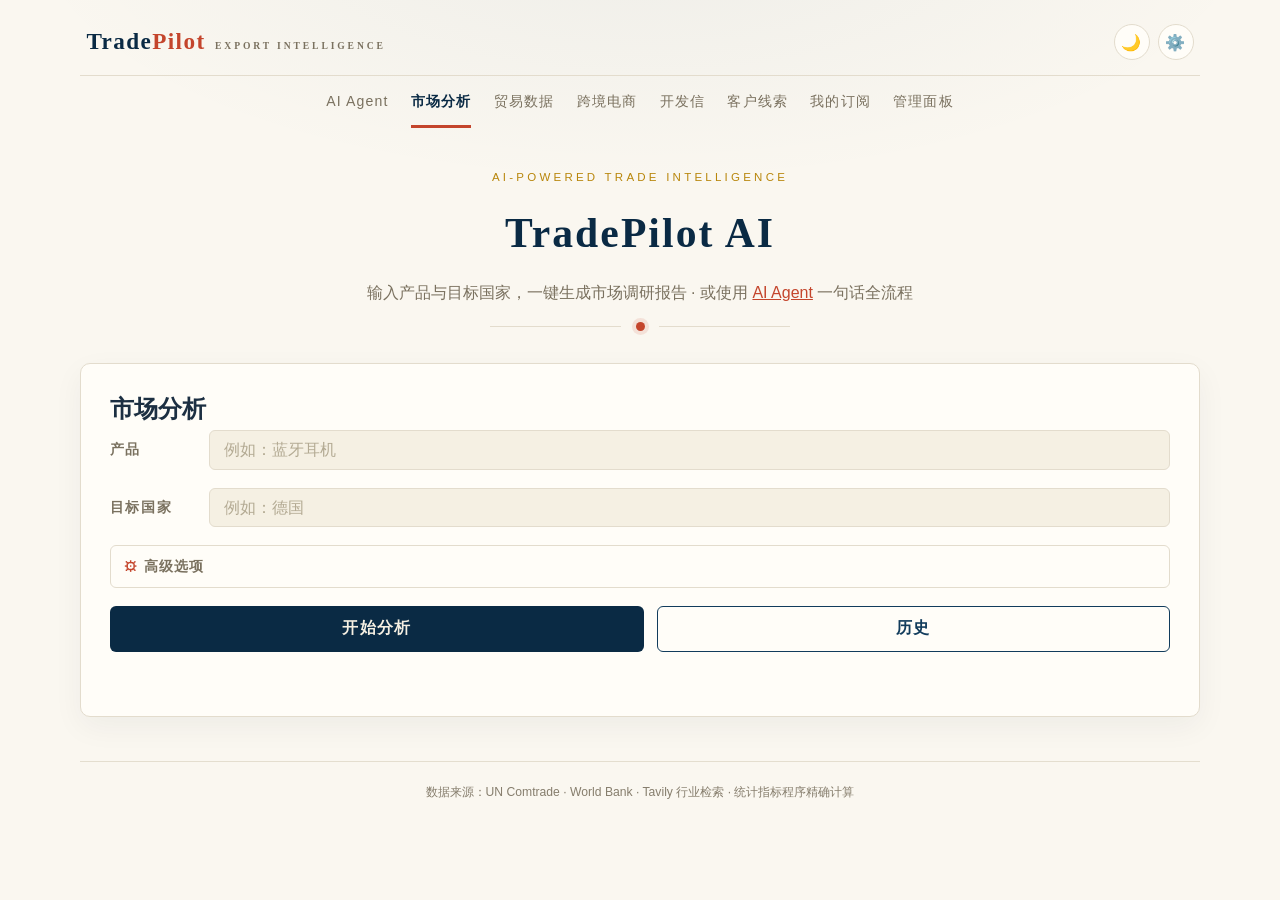
<file: static/index.html>
<!DOCTYPE html>
<html lang="zh-CN">
<head>
  <meta charset="UTF-8">
  <meta http-equiv="Cache-Control" content="no-cache">
<meta http-equiv="Pragma" content="no-cache">
<meta name="viewport" content="width=device-width, initial-scale=1.0">
  <title>TradePilot AI — 跨境市场分析</title>
  <link rel="stylesheet" href="style.css?v=18">
  <style>
    .btn-row { display: flex; gap: 0.8rem; }
    .btn-row .btn-primary { flex: 1; }
    .btn-row .btn-secondary {
      flex: 1;
      padding: 0.7rem;
      border: 1px solid var(--navy);
      border-radius: var(--radius-sm);
      background: transparent;
      color: var(--navy);
      font-size: 1rem;
      cursor: pointer;
    }
    .btn-row .btn-secondary:hover { background: rgba(18, 60, 92, 0.08); }
    /* 高级选项（多市场对比） */
    .adv-options {
      margin: 0.6rem 0 1.15rem;
      padding: 0.55rem 0.8rem;
      border: 1px solid var(--border);
      border-radius: var(--radius-sm);
      background: var(--card);
    }
    .adv-options > summary {
      cursor: pointer;
      font-size: 0.85rem;
      font-weight: 600;
      letter-spacing: 0.08em;
      color: var(--muted);
      list-style: none;
      user-select: none;
    }
    .adv-options > summary::-webkit-details-marker { display: none; }
    .adv-options > summary::before { content: '⚙ '; color: var(--accent); }
    .adv-options[open] .adv-body { margin-top: 0.9rem; }
    .adv-toggle-row {
      display: flex;
      align-items: center;
      justify-content: space-between;
      margin-bottom: 0.9rem;
    }
    .adv-label { color: var(--text); font-size: 0.9rem; font-weight: 600; }
    /* 精致 toggle 开关 */
    .switch {
      position: relative;
      width: 2.6rem;
      height: 1.5rem;
      flex: none;
      border: none;
      border-radius: 1rem;
      background: var(--border);
      cursor: pointer;
      transition: background 0.2s ease;
      padding: 0;
    }
    .switch .knob {
      position: absolute;
      top: 0.18rem;
      left: 0.2rem;
      width: 1.14rem;
      height: 1.14rem;
      border-radius: 50%;
      background: #fff;
      box-shadow: 0 1px 3px rgba(0, 0, 0, 0.25);
      transition: left 0.2s ease;
    }
    .switch[aria-checked="true"] { background: var(--accent); }
    .switch[aria-checked="true"] .knob { left: 1.28rem; }
    /* 国家输入横排 + 添加按钮 */
    #compare-countries { flex: 1; display: flex; flex-wrap: wrap; gap: 0.55rem; }
    #compare-countries .compare-country {
      flex: 1 1 6.5rem;
      min-width: 6rem;
      padding: 0.45rem 0.6rem;
      border: 1px solid var(--border);
      border-radius: var(--radius-sm);
      background: transparent;
      color: var(--text);
      font-size: 0.9rem;
      font-family: inherit;
      text-align: center;
    }
    #compare-countries .compare-country:focus { outline: none; border-color: var(--accent); }
    #compare-countries .compare-country::placeholder { color: var(--muted); }
    #add-country {
      flex: 0 0 auto;
      width: auto;
      padding: 0.45rem 0.9rem;
      border: 1px dashed var(--border);
      border-radius: var(--radius-sm);
      background: transparent;
      color: var(--muted);
      font-size: 0.85rem;
      font-weight: 600;
      cursor: pointer;
      transition: all 0.15s ease;
    }
    #add-country:hover { border-color: var(--accent); color: var(--accent); background: transparent; }
    /* 历史记录面板 */
    #history-panel {
      margin-top: 1rem;
      padding: 0.8rem 1rem;
      border: 1px solid var(--border);
      border-radius: var(--radius-sm);
      background: var(--card);
    }
    #history-panel[hidden] { display: none; }  /* 防 display 覆盖 hidden */
    .history-head {
      display: flex;
      justify-content: space-between;
      align-items: center;
      margin-bottom: 0.6rem;
      font-weight: 700;
      color: var(--navy-deep);
    }
    #history-close {
      width: auto;
      padding: 0.3rem 0.9rem;
      font-size: 0.85rem;
      border: 1px solid var(--border);
      border-radius: var(--radius-sm);
      background: transparent;
      color: var(--muted);
      cursor: pointer;
    }
    #history-list { list-style: none; padding: 0; margin: 0; }
    #history-list li {
      padding: 0.5rem 0.6rem;
      border-bottom: 1px dashed var(--border);
      cursor: pointer;
      font-size: 0.92rem;
      display: flex;
      justify-content: space-between;
      gap: 0.8rem;
    }
    #history-list li:hover { background: rgba(18, 60, 92, 0.05); }
    #history-list .h-type {
      font-size: 0.72rem;
      color: var(--accent);
      border: 1px solid var(--accent);
      border-radius: 8px;
      padding: 0 0.4rem;
      white-space: nowrap;
      align-self: center;
    }
    #history-list .h-time { color: var(--muted); font-size: 0.78rem; white-space: nowrap; }
    #compare-result .data-table {
      width: 100%;
      border-collapse: collapse;
      margin: 0.8rem 0 1.2rem;
      font-size: 0.9rem;
    }
    #compare-result .data-table th,
    #compare-result .data-table td {
      border: 1px solid var(--border);
      padding: 0.55rem 0.7rem;
      text-align: left;
      vertical-align: top;
    }
    #compare-result .data-table th {
      background: var(--navy-deep);
      color: #f5efe2;
      font-weight: 600;
      white-space: nowrap;
    }
    #compare-result .data-table td:first-child { font-weight: 700; white-space: nowrap; }
    #compare-result .prio-hi { color: var(--accent); font-weight: 700; }
    #compare-result .prio-mid { color: #c78f3d; font-weight: 700; }
    #compare-result .prio-low { color: var(--muted); font-weight: 700; }
  </style>
</head>
<body>
  <header class="brandbar">
    <a class="brand" href="/">Trade<em>Pilot</em><span class="brand-tag">Export Intelligence</span></a>
    <div class="brand-right">
      <button class="theme-toggle" id="theme-toggle" title="切换主题" aria-label="切换主题">🌙</button>
    </div>
  </header>
  <nav class="nav-line">
    <a href="/agent.html">AI Agent</a>
    <a href="/" class="active">市场分析</a>
    
    <a href="/trade.html">贸易数据</a>
    <a href="/ecommerce.html">跨境电商</a>
    <a href="/business.html">开发信</a>
    <a href="/leads.html">客户线索</a>
    <a href="/watch.html">我的订阅</a>
    <a href="/admin.html">管理面板</a>
  </nav>
  <header class="hero">
    <span class="eyebrow">AI-Powered Trade Intelligence</span>
    <h1>TradePilot AI</h1>
    <p class="subtitle">输入产品与目标国家，一键生成市场调研报告 · 或使用 <a href="/agent.html" style="color:var(--accent);">AI Agent</a> 一句话全流程</p>
    <div class="route-line"><span></span></div>
  </header>

  <main>
    <!-- 市场分析（本页主体） -->
    <section class="card" style="margin-top:0;">
      <h2 class="sec-title">市场分析</h2>
      <form id="analyze-form" autocomplete="off">
        <div class="form-row">
          <label for="product">产品</label>
          <input type="text" id="product" placeholder="例如：蓝牙耳机" required autocomplete="off" maxlength="100">
        </div>
        <div class="form-row">
          <label for="country">目标国家</label>
          <input type="text" id="country" placeholder="例如：德国" required autocomplete="off" maxlength="50">
        </div>
        <details class="adv-options" id="adv-options">
          <summary>高级选项</summary>
          <div class="adv-body">
            <div class="adv-toggle-row">
              <span class="adv-label">多市场对比</span>
              <button type="button" class="switch" id="multi-market" role="switch" aria-checked="false" aria-label="多市场对比">
                <span class="knob"></span>
              </button>
            </div>
            <div id="multi-countries" hidden>
              <div class="form-row">
                <label>对比国家</label>
                <div id="compare-countries">
                  <input type="text" class="compare-country" placeholder="国家2" list="country-list" autocomplete="off" maxlength="50">
                  <input type="text" class="compare-country" placeholder="国家3" list="country-list" autocomplete="off" maxlength="50">
                  <button type="button" id="add-country" title="添加对比国家">+ 添加</button>
                </div>
                <datalist id="country-list">
                  <option value="德国"></option><option value="美国"></option><option value="日本"></option>
                  <option value="英国"></option><option value="法国"></option><option value="荷兰"></option>
                  <option value="韩国"></option><option value="印度"></option><option value="巴西"></option>
                  <option value="澳大利亚"></option><option value="加拿大"></option><option value="西班牙"></option>
                  <option value="墨西哥"></option><option value="越南"></option><option value="泰国"></option>
                  <option value="马来西亚"></option><option value="新加坡"></option><option value="印度尼西亚"></option>
                </datalist>
              </div>
            </div>
          </div>
        </details>
        <div class="btn-row">
          <button type="submit" id="submit-btn" class="btn-primary">开始分析</button>
          <button type="button" id="dl-report" class="btn-secondary" hidden>下载 Word 报告</button>
          <button type="button" id="dl-report-pdf" class="btn-secondary" hidden>下载 PDF</button>
          <button type="button" id="history-btn" class="btn-secondary">历史</button>
        </div>
      </form>
      <!-- 历史记录弹层（最近 10 条） -->
      <div id="history-panel" hidden>
        <div class="history-head">
          <span>最近查询</span>
          <button type="button" id="history-close" class="btn-secondary">关闭</button>
        </div>
        <ul id="history-list"></ul>
      </div>
      <p id="status" class="status" aria-live="polite"></p>
    </section>

    <!-- 双栏仪表盘：左 KPI + 趋势图，右证据链 -->
    <section id="dash" class="dash" hidden>
      <div class="dash-left">
        <div class="kpis">
          <div class="kpi">
            <div class="kpi-v" id="kpi-trade">—</div>
            <div class="kpi-l" id="kpi-trade-lbl">对德出口额</div>
            <div class="kpi-tag">UN COMTRADE 联合国商品贸易数据库</div>
          </div>
          <div class="kpi">
            <div class="kpi-v" id="kpi-cagr">—</div>
            <div class="kpi-l">5 年复合增速 CAGR</div>
            <div class="kpi-tag">程序精确计算</div>
          </div>
          <div class="kpi">
            <div class="kpi-v" id="kpi-tc">—</div>
            <div class="kpi-l">TC 贸易竞争力指数</div>
            <div class="kpi-tag" id="kpi-tc-src">WORLD BANK 世界银行</div>
          </div>
        </div>
        <div class="chart-ph-wrap">
          <div class="chart-ph-title" id="trend-title">中国 → 德国 出口趋势图</div>
          <div id="trend-chart"></div>
        </div>
      </div>
      <div class="dash-right">
        <h4>证据链 · 数据来源</h4>
        <ul class="evid" id="evid-list"></ul>
        <p class="evid-seal">数据皆可溯源 —— 统计指标程序精确计算 · AI 估算处明确标注</p>
      </div>
    </section>

    <section id="report" class="report" hidden></section>
    <section id="evidence-box" class="report" hidden>
      <h2>数据依据</h2>
      <p class="meta" id="evidence-trade" style="font-size:0.85rem;color:var(--muted);"></p>
      <p class="meta" id="evidence-comp" style="font-size:0.85rem;color:var(--muted);"></p>
    </section>
    <section id="news-box" class="report" hidden>
      <h2>行业动态</h2>
      <ul id="news-list"></ul>
      <p class="meta" style="font-size:0.8rem;color:var(--muted);margin-top:0.4rem;">来源：Tavily 搜索 · 实时行业信息</p>
    </section>

    <!-- 多国对比结果 -->
    <section id="compare-result" class="report" hidden>
      <h2>多国市场对比：<span id="compare-product-name"></span></h2>
      <p id="compare-overview" class="meta" style="font-size:0.9rem;color:var(--muted);margin-top:0.4rem;"></p>
      <div id="compare-table-wrap" hidden>
        <table class="data-table" id="compare-table">
          <thead>
            <tr>
              <th>国家</th><th>出口额规模</th><th>增速 CAGR（对华出口·程序计算）</th><th>竞争力 TC</th><th>机会点</th><th>主要风险</th>
            </tr>
          </thead>
          <tbody></tbody>
        </table>
      </div>
      <h3>入选建议</h3>
      <div id="compare-recommend"></div>
      <h3>关键洞察</h3>
      <ul id="compare-insights"></ul>
      <h3>跨市场风险</h3>
      <ul id="compare-risks"></ul>
      <p class="meta" style="font-size:0.8rem;color:var(--muted);margin-top:0.4rem;">数据来源：UN Comtrade · World Bank · 程序精确计算</p>
    </section>
  </main>

  <footer>数据来源：UN Comtrade · World Bank · Tavily 行业检索 · 统计指标程序精确计算</footer>

  <!-- marked + DOMPurify：本地文件（CDN 会被浏览器追踪防护拦截） -->
  <script src="echarts.min.js?v=15"></script>
  <script src="marked.min.js?v=12"></script>
  <script src="dompurify.min.js?v=12"></script>
  <script>
    // marked 挂了：降级为纯文本渲染（转义 HTML，不破坏 DOMPurify）
    if (typeof marked === 'undefined') {
      window.marked = { parse: function (text) { return '<pre>' + text.replace(/</g, '&lt;') + '</pre>'; } };
    }
    // DOMPurify 挂了：降级为纯文本（转义所有 <，HTML 全部惰性化，绝不透传原始 HTML）
    if (typeof DOMPurify === 'undefined') {
      window.DOMPurify = { sanitize: function (html) { return String(html).replace(/</g, '&lt;'); } };
    }
  </script>
  <script src="app.js?v=23"></script>
  </script>
  <script src="theme.js?v=15"></script>
  <script src="settings.js?v=19"></script>
</body>
</html>
</file>
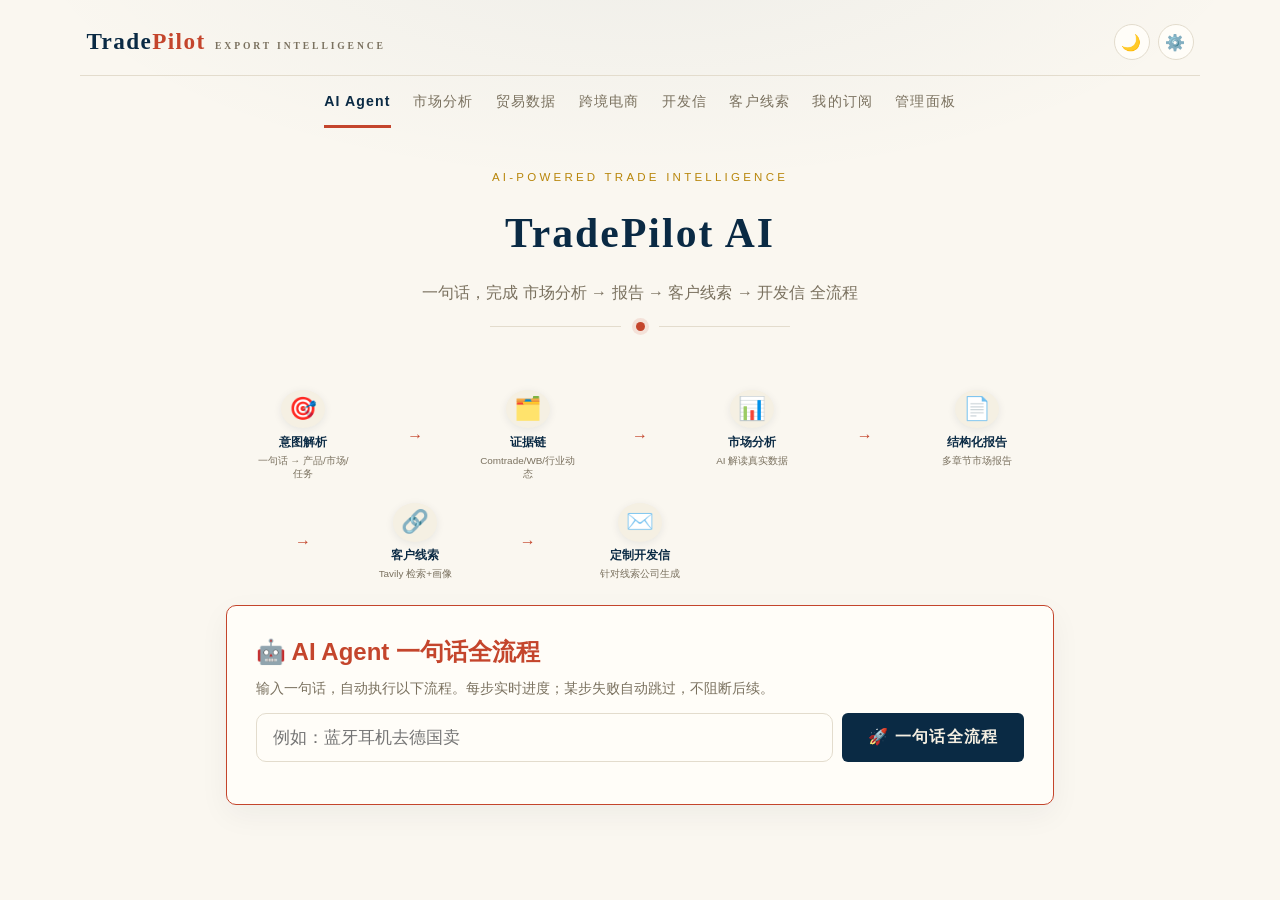
<file: static/agent.html>
<!DOCTYPE html>
<html lang="zh-CN">
<head>
  <meta charset="UTF-8">
  <meta name="viewport" content="width=device-width, initial-scale=1.0">
  <title>TradePilot AI — AI Agent 一句话全流程</title>
  <link rel="stylesheet" href="style.css?v=18">
  <style>
    .agent-input-row { display: flex; gap: 0.6rem; }
    .agent-input-row input {
      flex: 1; padding: 0.85rem 1rem; border: 1px solid var(--border); border-radius: 10px;
      background: var(--card); color: var(--text); font-size: 1.05rem;
    }
    .agent-input-row .btn-primary { flex: none; padding: 0.85rem 1.6rem; font-size: 1rem; }
    .step-line { padding: 0.35rem 0; border-bottom: 1px dashed var(--border); }
    .step-line:last-child { border-bottom: none; }
    .result-section h3 { margin: 0.9rem 0 0.4rem; color: var(--accent); }
    .result-section pre {
      white-space: pre-wrap; word-break: break-word; background: var(--card-2);
      border: 1px solid var(--border); border-radius: 10px; padding: 1rem;
      font-size: 0.88rem; font-family: inherit; color: var(--text);
    }
    .lead-line { font-size: 0.88rem; margin: 0.25rem 0; color: var(--text); }
    .lead-line a { color: var(--accent); font-size: 0.8rem; }
    .summary-line { margin-top: 0.5rem; color: var(--teal); font-weight: 600; }
    /* 六步流程条（无边框轻量展示） */
    .agent-flow {
      display: grid;
      grid-template-columns: repeat(auto-fit, minmax(96px, 1fr));
      gap: 0.4rem;
      align-items: stretch;
      margin: 0 auto 1rem;
      max-width: 780px;
    }
    .agent-flow .f-step {
      display: flex;
      flex-direction: column;
      align-items: center;
      gap: 0.2rem;
      text-align: center;
      padding: 0.5rem 0.3rem;
      border-radius: 10px;
      transition: background 0.15s ease;
    }
    .agent-flow .f-step:hover { background: var(--accent-soft); }
    .agent-flow .f-ico {
      font-size: 1.4rem;
      line-height: 1;
      padding: 0.5rem;
      border-radius: 50%;
      background: var(--card-2);
      box-shadow: 0 2px 8px rgba(10, 42, 68, 0.08);
    }
    .agent-flow .f-name { font-size: 0.74rem; font-weight: 700; color: var(--navy-deep); }
    .agent-flow .f-desc { font-size: 0.62rem; color: var(--muted); line-height: 1.3; }
    .agent-flow .f-arrow {
      align-self: center;
      justify-self: center;
      font-size: 1rem;
      color: var(--accent);
      font-weight: 700;
    }
  </style>
</head>
<body>
  <header class="brandbar">
    <a class="brand" href="/">Trade<em>Pilot</em><span class="brand-tag">Export Intelligence</span></a>
    <div class="brand-right">
      <button class="theme-toggle" id="theme-toggle" title="切换主题" aria-label="切换主题">🌙</button>
    </div>
  </header>
  <nav class="nav-line">
    <a href="/agent.html" class="active">AI Agent</a>
    <a href="/">市场分析</a>
    <a href="/trade.html">贸易数据</a>
    <a href="/ecommerce.html">跨境电商</a>
    <a href="/business.html">开发信</a>
    <a href="/leads.html">客户线索</a>
    <a href="/watch.html">我的订阅</a>
    <a href="/admin.html">管理面板</a>
  </nav>
  <header class="hero">
    <span class="eyebrow">AI-Powered Trade Intelligence</span>
    <h1>TradePilot AI</h1>
    <p class="subtitle">一句话，完成 市场分析 → 报告 → 客户线索 → 开发信 全流程</p>
    <div class="route-line"><span></span></div>
  </header>

  <main style="max-width:860px;margin:0 auto;padding:1.2rem 1rem;">
    <!-- 六步流程条（卡片外独立展示）：意图解析 → 证据链 → 市场分析 → 报告 → 线索 → 开发信 -->
    <div class="agent-flow">
      <div class="f-step">
        <span class="f-ico">🎯</span>
        <span class="f-name">意图解析</span>
        <span class="f-desc">一句话 → 产品/市场/任务</span>
      </div>
      <span class="f-arrow">→</span>
      <div class="f-step">
        <span class="f-ico">🗂️</span>
        <span class="f-name">证据链</span>
        <span class="f-desc">Comtrade/WB/行业动态</span>
      </div>
      <span class="f-arrow">→</span>
      <div class="f-step">
        <span class="f-ico">📊</span>
        <span class="f-name">市场分析</span>
        <span class="f-desc">AI 解读真实数据</span>
      </div>
      <span class="f-arrow">→</span>
      <div class="f-step">
        <span class="f-ico">📄</span>
        <span class="f-name">结构化报告</span>
        <span class="f-desc">多章节市场报告</span>
      </div>
      <span class="f-arrow">→</span>
      <div class="f-step">
        <span class="f-ico">🔗</span>
        <span class="f-name">客户线索</span>
        <span class="f-desc">Tavily 检索+画像</span>
      </div>
      <span class="f-arrow">→</span>
      <div class="f-step">
        <span class="f-ico">✉️</span>
        <span class="f-name">定制开发信</span>
        <span class="f-desc">针对线索公司生成</span>
      </div>
    </div>

    <section class="card" style="border-color:var(--accent);">
      <h2 style="margin:0 0 0.3rem;color:var(--accent);">🤖 AI Agent 一句话全流程</h2>
      <p style="font-size:.85rem;color:var(--muted);margin:0 0 0.8rem;">
        输入一句话，自动执行以下流程。每步实时进度；某步失败自动跳过，不阻断后续。
      </p>
      <div class="agent-input-row">
        <input type="text" id="agent-input" placeholder="例如：蓝牙耳机去德国卖" autocomplete="off" aria-label="任务描述" maxlength="500">
        <button type="button" id="agent-run" class="btn-primary">🚀 一句话全流程</button>
      </div>
      <div id="agent-progress" style="margin-top:1rem;font-size:.88rem;"></div>
      <div id="agent-result" class="result-section" hidden>
        <h3>📊 市场报告</h3>
        <div id="agent-report" class="markdown-body"></div>
        <h3>🔗 客户线索</h3>
        <div id="agent-leads"></div>
        <h3>✉️ 开发信</h3>
        <pre id="agent-outreach"></pre>
        <div style="display:flex;gap:.8rem;margin-top:1.2rem;">
          <button type="button" id="agent-dl-word" class="btn-primary" style="flex:1;">⬇️ 下载 Word 报告</button>
          <button type="button" id="agent-dl-pdf" class="btn-primary" style="flex:1;">⬇️ 下载 PDF 报告</button>
        </div>
      </div>
    </section>
  </main>

  <!-- marked + DOMPurify：报告 Markdown 渲染 + XSS 消毒 -->
  <script src="marked.min.js?v=12"></script>
  <script src="dompurify.min.js?v=12"></script>
  <script>
    // 主题切换统一由 theme.js 负责（回归修复：此处曾内联一份 IIFE 与 theme.js
    // 双重绑定 #theme-toggle，一次点击被切换两次，视觉上主题不生效）

    // AI Agent 一句话全流程（SSE 流式进度）
    (function () {
      const runBtn = document.getElementById('agent-run');
      const inputEl = document.getElementById('agent-input');
      const prog = document.getElementById('agent-progress');
      const resultBox = document.getElementById('agent-result');

      function esc(s) { return String(s == null ? '' : s); }

      // 线索来源 URL 安全校验：仅 http/https（防 javascript: 协议）
      function safeUrl(u) {
        try {
          const p = new URL(String(u || ''));
          return (p.protocol === 'http:' || p.protocol === 'https:') ? p.href : '#';
        } catch (_) { return '#'; }
      }

      runBtn.addEventListener('click', async () => {
        const input = inputEl.value.trim();
        if (!input) { prog.textContent = '请输入任务，如「蓝牙耳机去德国卖」'; return; }
        prog.innerHTML = '';
        resultBox.hidden = true;
        runBtn.disabled = true;
        // 5 分钟超时（Agent 全流程含证据链+LLM+搜索，正常 2-4 分钟）
        const ctrl = new AbortController();
        const timer = setTimeout(function () { ctrl.abort(); }, 300000);
        try {
          const resp = await fetch('/api/agent/run', {
            method: 'POST',
            headers: { 'Content-Type': 'application/json' },
            body: JSON.stringify({ input: input }),
            signal: ctrl.signal,
          });
          // 启动失败时透出后端 detail（如限流 429 的中文提示），不再只显示状态码
          if (!resp.ok || !resp.body) {
            let detail = '';
            try { detail = (await resp.json()).detail || ''; } catch (_) {}
            prog.textContent = '启动失败（HTTP ' + resp.status + '）' + (detail ? '：' + detail : '');
            return;
          }
          const reader = resp.body.getReader();
          const decoder = new TextDecoder();
          let buf = '';

          // 单条 SSE 事件解析（progress/result/error），供循环与收尾复用
          function handleEvent(ev) {
            if (ev.type === 'progress') {
              const key = 'agent-step-' + ev.step;
              let el = document.getElementById(key);
              if (!el) {
                el = document.createElement('div');
                el.id = key;
                el.className = 'step-line';
                prog.appendChild(el);
              }
              const icon = ev.status === 'done' ? '✅' : (ev.status === 'skipped' ? '⚠️' : '⏳');
              el.textContent = icon + ' 步骤 ' + (ev.step + 1) + '/' + ev.total + '：' + ev.title +
                (ev.detail ? ' — ' + ev.detail : '');
            } else if (ev.type === 'result') {
              // 记录最新结果供下载按钮使用（导出 /api/agent/export）
              if (window.__agentResult) window.__agentResult.set(ev);
              const sum = document.createElement('div');
              sum.className = 'summary-line';
              sum.textContent = ev.summary || '';
              prog.appendChild(sum);
              if (ev.report) {
                const reportEl = document.getElementById('agent-report');
                if (typeof marked !== 'undefined' && typeof DOMPurify !== 'undefined') {
                  // 回归修复：marked/DOMPurify 加载失败时降级纯文本（原直接抛错被误报"网络错误"）
                  reportEl.innerHTML = DOMPurify.sanitize(marked.parse(ev.report));
                } else {
                  reportEl.textContent = ev.report;
                }
              }
              const leadsEl = document.getElementById('agent-leads');
              leadsEl.innerHTML = '';
              (ev.leads || []).forEach(function (ld) {
                const d = document.createElement('div');
                d.className = 'lead-line';
                const strong = document.createElement('strong');
                strong.textContent = esc(ld.company);
                const span = document.createElement('span');
                span.textContent = '（' + esc(ld.business_scope) + '）';
                const a = document.createElement('a');
                a.href = safeUrl(ld.source_url);
                a.target = '_blank';
                a.rel = 'noopener';
                a.textContent = '来源';
                d.appendChild(strong);
                d.appendChild(span);
                d.appendChild(document.createTextNode(' '));
                d.appendChild(a);
                leadsEl.appendChild(d);
              });
              const o = ev.outreach;
              document.getElementById('agent-outreach').textContent = o ?
                (esc(o.subject) + '\n\n' + esc(o.greeting) + '\n' + esc(o.body) + '\n' + esc(o.closing) + '\n' + esc(o.signature)) : '（无线索或未生成）';
              resultBox.hidden = false;
            } else if (ev.type === 'error') {
              const err = document.createElement('div');
              err.style.color = 'var(--error)';
              err.textContent = '出错：' + esc(ev.detail);
              prog.appendChild(err);
            }
          }

          function parseSseChunk(chunk) {
            const parts = chunk.split('\n\n');
            for (const part of parts) {
              const line = part.split('\n').find(l => l.indexOf('data: ') === 0);
              if (!line) continue;
              let ev;
              try { ev = JSON.parse(line.slice(6)); } catch (_) { continue; }
              handleEvent(ev);
            }
          }

          while (true) {
            const { done, value } = await reader.read();
            if (done) {
              // 流结束：flush 解码器残留（防中途断连时尾部事件静默丢失）
              parseSseChunk(buf + decoder.decode());
              break;
            }
            buf += decoder.decode(value, { stream: true });
            const idx = buf.lastIndexOf('\n\n');
            if (idx === -1) continue;
            parseSseChunk(buf.slice(0, idx));
            buf = buf.slice(idx + 2);
          }
        } catch (e) {
          clearTimeout(timer);
          prog.textContent = e.name === 'AbortError' ? '任务超时（5 分钟），请重试' : ('网络错误：' + e.message);
        } finally {
          clearTimeout(timer);
          runBtn.disabled = false;
        }
      });
      // 回车触发
      inputEl.addEventListener('keydown', function (e) { if (e.key === 'Enter') runBtn.click(); });
    })();

    // Agent 报告下载（Word / PDF）：把最新 markdown 报告发给 /api/agent/export 排版导出
    (function () {
      const dlWord = document.getElementById('agent-dl-word');
      const dlPdf = document.getElementById('agent-dl-pdf');
      let lastReport = '', lastProduct = '', lastCountry = '';

      function setLatest(ev) {
        lastReport = ev.report || '';
        lastProduct = ev.product || '';
        lastCountry = ev.country || '';
      }
      // SSE 脚本与下载脚本共享最新结果：通过全局钩子
      window.__agentResult = { set: setLatest, get: function () { return { report: lastReport, product: lastProduct, country: lastCountry }; } };

      async function download(fmt) {
        const { report, product, country } = window.__agentResult.get();
        if (!report) { alert('没有可下载的报告——请先跑一次全流程'); return; }
        const btn = fmt === 'pdf' ? dlPdf : dlWord;
        btn.disabled = true;
        const orig = btn.textContent;
        btn.textContent = fmt === 'pdf' ? '⏳ 生成 PDF 中…' : '⏳ 生成 Word 中…';
        try {
          const resp = await fetch('/api/agent/export', {
            method: 'POST',
            headers: { 'Content-Type': 'application/json' },
            body: JSON.stringify({ report: report, product: product, country: country, fmt: fmt }),
          });
          if (!resp.ok) {
            let detail = '';
            try { detail = (await resp.json()).detail || ''; } catch (_) {}
            alert('导出失败（HTTP ' + resp.status + '）' + (detail ? '：' + detail : ''));
            return;
          }
          const blob = await resp.blob();
          // 回归修复：PDF 请求被后端降级为 docx（无 Word/LibreOffice）时
          // 按 X-Export-Fallback 头修正文件名与提示，不再产出"假 PDF"
          const fallback = resp.headers.get('X-Export-Fallback');
          const ext = fallback || fmt;
          if (fallback) alert('本机未安装 Word/LibreOffice，已降级导出 docx 文件');
          const url = URL.createObjectURL(blob);
          const a = document.createElement('a');
          a.href = url;
          a.download = 'TradePilot-Agent-' + (product || '报告') + '-' + (country || '') + '-市场分析报告.' + ext;
          document.body.appendChild(a);
          a.click();
          a.remove();
          setTimeout(function () { URL.revokeObjectURL(url); }, 3000);
        } catch (e) {
          alert('网络错误：' + e.message);
        } finally {
          btn.disabled = false;
          btn.textContent = orig;
        }
      }
      dlWord.addEventListener('click', function () { download('docx'); });
      dlPdf.addEventListener('click', function () { download('pdf'); });
    })();
  </script>
  <script src="theme.js?v=15"></script>
  <script src="settings.js?v=19"></script>
</body>
</html>
</file>
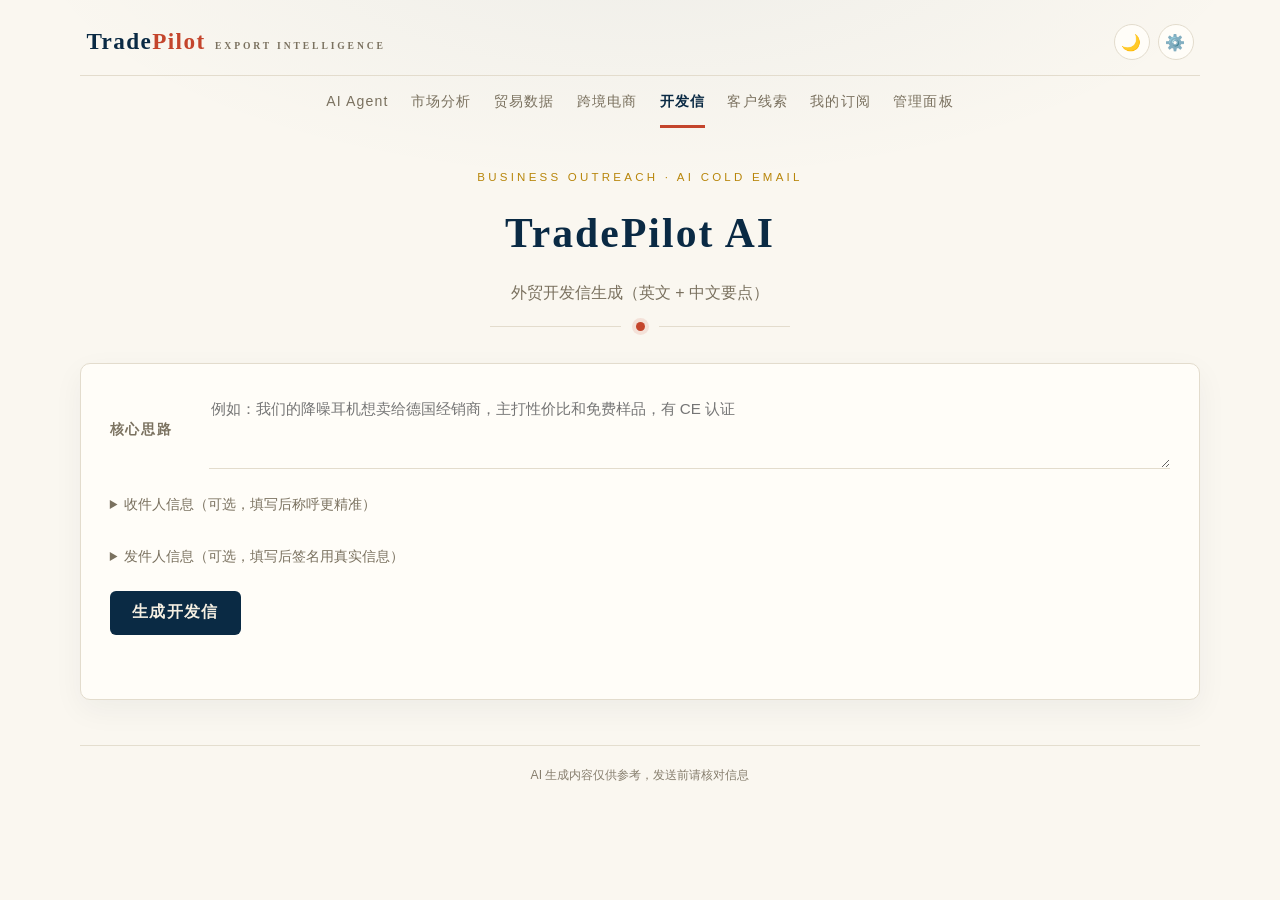
<file: static/business.html>
<!DOCTYPE html>
<html lang="zh-CN">
<head>
  <meta charset="UTF-8">
  <meta http-equiv="Cache-Control" content="no-cache">
<meta http-equiv="Pragma" content="no-cache">
<meta name="viewport" content="width=device-width, initial-scale=1.0">
  <title>TradePilot AI — 外贸开发信</title>
  <link rel="stylesheet" href="style.css?v=18">
  <style>
    .email-box {
      margin-top: 1.4rem;
      background: var(--card);
      border: 1px solid var(--border);
      border-radius: var(--radius);
      padding: 1.6rem 2rem;
    }
    .email-subject { font-weight: 700; font-size: 1.05rem; color: var(--accent); margin-bottom: 0.8rem; }
    .email-greeting { margin-bottom: 0.8rem; }
    .email-body { white-space: pre-wrap; line-height: 1.8; margin-bottom: 1rem; }
    .email-signature { color: var(--muted); }
    .zh-notes {
      margin-top: 1.2rem;
      padding-top: 1rem;
      border-top: 1px dashed var(--border);
    }
    .zh-notes .title { color: var(--gold); font-size: 0.85rem; margin-bottom: 0.4rem; font-weight: 600; }
    .zh-notes li { margin: 0.25rem 0; font-size: 0.9rem; }
    .copy-btn {
      margin-top: 1rem;
      padding: 0.5rem 1rem;
      border: 1px solid var(--accent);
      border-radius: var(--radius-sm);
      background: transparent;
      color: var(--accent);
      font-size: 0.85rem;
      cursor: pointer;
      width: auto;
    }
    .copy-btn:hover { background: var(--accent-soft); }
    .company-optional { margin-bottom: 1rem; }
    .company-optional summary {
      color: var(--muted);
      font-size: 0.85rem;
      cursor: pointer;
      padding: 0.4rem 0;
      user-select: none;
    }
    .company-optional summary:hover { color: var(--accent); }
    .company-optional .form-row { margin-top: 0.8rem; }
    #idea {
      flex: 1;
      padding: 0.62rem 0.1rem;
      border: none;
      border-bottom: 1.5px solid var(--border);
      border-radius: 0;
      background: transparent;
      color: var(--text);
      font-size: 0.95rem;
      font-family: inherit;
      resize: vertical;
      min-height: 80px;
    }
    #idea:focus {
      outline: none;
      border-bottom-color: var(--accent);
    }
    .intro-specs { width: 100%; border-collapse: collapse; margin: 0.4rem 0; font-size: 0.9rem; }
    .intro-specs td { border: 1px solid var(--border); padding: 0.35rem 0.6rem; }
    .intro-specs td:first-child { width: 40%; color: var(--muted); }
    .faq-item { margin-bottom: 0.8rem; }
    .faq-q { font-weight: 600; font-size: 0.92rem; }
    .faq-a { font-size: 0.9rem; }
    .faq-zh { font-size: 0.8rem; color: var(--muted); }
    .chat-log { max-height: 320px; overflow-y: auto; margin: 0.8rem 0; }
    .chat-msg { margin: 0.5rem 0; padding: 0.5rem 0.8rem; border-radius: var(--radius-sm); font-size: 0.9rem; }
    .chat-msg.customer { background: var(--accent-soft); border-left: 3px solid var(--accent); }
    .chat-msg.user { background: var(--card-2); border-left: 3px solid var(--gold); }
    .chat-msg .role { font-size: 0.75rem; color: var(--muted); margin-bottom: 0.2rem; }
    .chat-msg .coach { font-size: 0.8rem; color: var(--teal); margin-top: 0.3rem; }
    .chat-input { display: flex; gap: 0.5rem; }
    .chat-input input {
      flex: 1;
      padding: 0.55rem 0.1rem;
      border: none;
      border-bottom: 1.5px solid var(--border);
      border-radius: 0;
      background: transparent;
      color: var(--text);
      font-size: 0.9rem;
    }
    .chat-input .copy-btn { width: auto; margin: 0; }
  </style>
</head>
<body>
  <header class="brandbar">
    <a class="brand" href="/">Trade<em>Pilot</em><span class="brand-tag">Export Intelligence</span></a>
    <div class="brand-right">
      <button class="theme-toggle" id="theme-toggle" title="切换主题" aria-label="切换主题">🌙</button>
    </div>
  </header>
  <nav class="nav-line">
    <a href="/agent.html">AI Agent</a>
    <a href="/">市场分析</a>
    
    <a href="/trade.html">贸易数据</a>
    <a href="/ecommerce.html">跨境电商</a>
    <a href="/business.html" class="active">开发信</a>
    <a href="/leads.html">客户线索</a>
    <a href="/watch.html">我的订阅</a>
    <a href="/admin.html">管理面板</a>
  </nav>
  <header class="hero">
    <span class="eyebrow">Business Outreach · AI Cold Email</span>
    <h1>TradePilot AI</h1>
    <p class="subtitle">外贸开发信生成（英文 + 中文要点）</p>
    <div class="route-line"><span></span></div>
  </header>

  <main>
    <section class="card">
      <form id="email-form" autocomplete="off">
        <div class="form-row">
          <label for="idea">核心思路</label>
          <textarea id="idea" rows="3" placeholder="例如：我们的降噪耳机想卖给德国经销商，主打性价比和免费样品，有 CE 认证" required maxlength="2000"></textarea>
        </div>
        <details class="company-optional">
          <summary>收件人信息（可选，填写后称呼更精准）</summary>
          <div class="form-row">
            <label for="c-company">客户公司</label>
            <input type="text" id="c-company" placeholder="例如：MediaMarkt GmbH" autocomplete="off" maxlength="200">
          </div>
          <div class="form-row">
            <label for="c-contact">客户联系人</label>
            <input type="text" id="c-contact" placeholder="例如：Hans Müller" autocomplete="off" maxlength="100">
          </div>
          <div class="form-row">
            <label for="c-title">客户职位</label>
            <input type="text" id="c-title" placeholder="例如：Purchasing Director" autocomplete="off" maxlength="100">
          </div>
        </details>
        <details class="company-optional">
          <summary>发件人信息（可选，填写后签名用真实信息）</summary>
          <div class="form-row">
            <label for="company">公司名称</label>
            <input type="text" id="company" placeholder="例如：SoundTech Ltd." autocomplete="off" maxlength="200">
          </div>
          <div class="form-row">
            <label for="contact">联系人</label>
            <input type="text" id="contact" placeholder="例如：John Smith" autocomplete="off" maxlength="100">
          </div>
          <div class="form-row">
            <label for="email">邮箱</label>
            <input type="text" id="email" placeholder="例如：sales@yourcompany.com" autocomplete="off" maxlength="200">
          </div>
        </details>
        <button type="submit" id="submit-btn">生成开发信</button>
      </form>
      <p id="status" class="status"></p>
    </section>

    <section id="result" hidden>
      <div class="email-box">
        <div class="email-subject" id="email-subject"></div>
        <div class="email-greeting" id="email-greeting"></div>
        <div class="email-body" id="email-body"></div>
        <div class="email-signature" id="email-signature"></div>
        <div class="zh-notes">
          <div class="title">中文要点</div>
          <ul id="zh-notes"></ul>
        </div>
        <p class="meta" id="trade-source" hidden></p>
        <button class="copy-btn" id="copy-btn">复制全文</button>
        <button class="copy-btn" id="followup-btn">生成跟进邮件</button>
        <button class="copy-btn" id="intro-btn">生成产品介绍 + FAQ</button>
        <button class="copy-btn" id="sim-btn">模拟客户练习</button>
      </div>

      <div class="email-box" id="followup-box" hidden>
        <div class="email-subject" id="fu-subject"></div>
        <div class="email-greeting" id="fu-greeting"></div>
        <div class="email-body" id="fu-body"></div>
        <div class="email-signature" id="fu-signature"></div>
        <div class="zh-notes">
          <div class="title">中文要点</div>
          <ul id="fu-notes"></ul>
        </div>
        <button class="copy-btn" id="fu-copy-btn">复制跟进邮件</button>
      </div>

      <div class="email-box" id="intro-box" hidden>
        <div class="email-subject" id="intro-name"></div>
        <div class="email-body" id="intro-overview"></div>
        <div class="analysis-section">
          <div class="analysis-label">核心卖点</div>
          <ul id="intro-features"></ul>
        </div>
        <div class="analysis-section">
          <div class="analysis-label">规格参数</div>
          <table class="intro-specs"><tbody id="intro-specs"></tbody></table>
        </div>
        <div class="analysis-section">
          <div class="analysis-label">应用场景</div>
          <ul id="intro-apps"></ul>
        </div>
        <div class="analysis-section">
          <div class="analysis-label">FAQ</div>
          <div id="intro-faqs"></div>
        </div>
        <button class="copy-btn" id="intro-copy-btn">复制产品介绍</button>
      </div>

      <div class="email-box" id="sim-box" hidden>
        <div class="email-subject">模拟客户练习</div>
        <p class="meta" id="sim-setup"></p>
        <div class="chat-log" id="sim-log"></div>
        <div class="chat-input">
          <input type="text" id="sim-input" placeholder="输入你的回复（英文或中文）…" autocomplete="off" maxlength="5000">
          <button class="copy-btn" id="sim-send">发送</button>
        </div>
        <p class="meta">教练：每轮 AI 会点评你的表现，教你下轮怎么应对</p>
      </div>
    </section>
  </main>

  <footer>AI 生成内容仅供参考，发送前请核对信息</footer>

  <script src="theme.js?v=15"></script>
  <script src="settings.js?v=19"></script>
  <script>
    (function () {
      'use strict';

      const form = document.getElementById('email-form');
      const btn = document.getElementById('submit-btn');
      const statusEl = document.getElementById('status');
      const resultEl = document.getElementById('result');
      let lastEmail = '';
      let lastFollowup = '';
      let lastEmailSubject = '';
      let lastIdea = { product: '', market: '' };

      form.addEventListener('submit', async (e) => {
        e.preventDefault();
        const payload = {
          idea: document.getElementById('idea').value.trim(),
          company: document.getElementById('company').value.trim(),
          contact: document.getElementById('contact').value.trim(),
          email: document.getElementById('email').value.trim(),
          customer_company: document.getElementById('c-company').value.trim(),
          customer_contact: document.getElementById('c-contact').value.trim(),
          customer_title: document.getElementById('c-title').value.trim(),
        };

        if (!payload.idea) {
          showStatus('请填写核心思路', 'error');
          return;
        }

        btn.disabled = true;
        btn.textContent = '生成中…';
        showStatus('正在扩写开发信，约需 10-20 秒…', 'info');
        resultEl.hidden = true;

        try {
          const resp = await fetch('/api/business/from-idea', {
            method: 'POST',
            headers: { 'Content-Type': 'application/json' },
            body: JSON.stringify(payload),
          });
          let data = {};
          try { data = await resp.json(); } catch (_) {}

          if (!resp.ok) {
            showStatus(data.detail || '生成失败，请稍后重试', 'error');
            return;
          }

          document.getElementById('email-subject').textContent = 'Subject: ' + (data.subject || '');
          document.getElementById('email-greeting').textContent = data.greeting || '';
          document.getElementById('email-body').textContent = data.body || '';
          document.getElementById('email-signature').textContent = [data.closing, data.signature].filter(Boolean).join('\n');
          const notes = document.getElementById('zh-notes');
          notes.innerHTML = '';
          (data.zh_notes || []).forEach(n => {
            const li = document.createElement('li');
            li.textContent = n;
            notes.appendChild(li);
          });
          lastEmailSubject = data.subject || '';
          // 用后端 AI 精确拆解的产品/市场（不再截断思路文本）
          const parsed = data._parsed || {};
          lastIdea = {
            product: parsed.product || '',
            market: parsed.market || '',
          };
          // 展示引用的真实贸易数据（数据来源可溯源）
          const ts = document.getElementById('trade-source');
          if (data._trade_data) {
            ts.textContent = '数据来源: ' + data._trade_data.split('\n')[0];
            ts.hidden = false;
          } else {
            ts.hidden = true;
          }
          lastEmail = [
            'Subject: ' + (data.subject || ''),
            '',
            data.greeting || '',
            data.body || '',
            data.closing || '',
            data.signature || '',
          ].join('\n');

          resultEl.hidden = false;
          showStatus('', '');
        } catch (err) {
          showStatus('网络错误，请确认后端服务已启动', 'error');
        } finally {
          btn.disabled = false;
          btn.textContent = '生成开发信';
        }
      });

      document.getElementById('copy-btn').addEventListener('click', async () => {
        if (!lastEmail) return;
        try {
          await navigator.clipboard.writeText(lastEmail);
          showStatus('已复制到剪贴板', 'info');
        } catch (_) {
          showStatus('复制失败，请手动选择复制', 'error');
        }
      });

      document.getElementById('followup-btn').addEventListener('click', async () => {
        if (!lastEmail) return;
        const fuBtn = document.getElementById('followup-btn');
        fuBtn.disabled = true;
        fuBtn.textContent = '生成中…';
        try {
          // 用当前思路的上下文生成跟进（product/market 从 lastIdea 提取）
          const resp = await fetch('/api/business/followup', {
            method: 'POST',
            headers: { 'Content-Type': 'application/json' },
            body: JSON.stringify({
              product: lastIdea.product || '',
              market: lastIdea.market || '',
              customer_type: '经销商',
              original_subject: lastEmailSubject,
              company: document.getElementById('company').value.trim(),
              contact: document.getElementById('contact').value.trim(),
              email: document.getElementById('email').value.trim(),
              customer_company: document.getElementById('c-company').value.trim(),
              customer_contact: document.getElementById('c-contact').value.trim(),
              customer_title: document.getElementById('c-title').value.trim(),
            }),
          });
          let data = {};
          try { data = await resp.json(); } catch (_) {}
          if (!resp.ok) {
            showStatus(data.detail || '跟进生成失败', 'error');
            return;
          }
          document.getElementById('fu-subject').textContent = 'Subject: ' + (data.subject || '');
          document.getElementById('fu-greeting').textContent = data.greeting || '';
          document.getElementById('fu-body').textContent = data.body || '';
          document.getElementById('fu-signature').textContent = [data.closing, data.signature].filter(Boolean).join('\n');
          const notes = document.getElementById('fu-notes');
          notes.innerHTML = '';
          (data.zh_notes || []).forEach(n => {
            const li = document.createElement('li');
            li.textContent = n;
            notes.appendChild(li);
          });
          lastFollowup = [
            'Subject: ' + (data.subject || ''),
            '',
            data.greeting || '',
            data.body || '',
            data.closing || '',
            data.signature || '',
          ].join('\n');
          document.getElementById('followup-box').hidden = false;
          showStatus('跟进邮件已生成', 'info');
        } catch (_) {
          showStatus('网络错误，跟进生成失败', 'error');
        } finally {
          fuBtn.disabled = false;
          fuBtn.textContent = '生成跟进邮件';
        }
      });

      document.getElementById('fu-copy-btn').addEventListener('click', async () => {
        if (!lastFollowup) return;
        try {
          await navigator.clipboard.writeText(lastFollowup);
          showStatus('已复制跟进邮件', 'info');
        } catch (_) {
          showStatus('复制失败，请手动选择复制', 'error');
        }
      });

      document.getElementById('intro-btn').addEventListener('click', async () => {
        const idea = document.getElementById('idea').value.trim();
        if (!idea) { showStatus('请先填写核心思路', 'error'); return; }
        const introBtn = document.getElementById('intro-btn');
        introBtn.disabled = true;
        introBtn.textContent = '生成中…';
        try {
          const resp = await fetch('/api/business/product-intro', {
            method: 'POST',
            headers: { 'Content-Type': 'application/json' },
            body: JSON.stringify({ idea }),
          });
          let data = {};
          try { data = await resp.json(); } catch (_) {}
          if (!resp.ok) {
            showStatus(data.detail || '生成失败', 'error');
            return;
          }
          const intro = data.intro || {};
          document.getElementById('intro-name').textContent = intro.product_name || '';
          document.getElementById('intro-overview').textContent = intro.overview || '';
          const feats = document.getElementById('intro-features');
          feats.innerHTML = '';
          (intro.key_features || []).forEach(f => { const li = document.createElement('li'); li.textContent = f; feats.appendChild(li); });
          const specs = document.getElementById('intro-specs');
          specs.innerHTML = '';
          (intro.specs || []).forEach(s => {
            const tr = document.createElement('tr');
            const td1 = document.createElement('td'); td1.textContent = s.item || '';
            const td2 = document.createElement('td'); td2.textContent = s.value || '';
            tr.appendChild(td1); tr.appendChild(td2); specs.appendChild(tr);
          });
          const apps = document.getElementById('intro-apps');
          apps.innerHTML = '';
          (intro.applications || []).forEach(a => { const li = document.createElement('li'); li.textContent = a; apps.appendChild(li); });
          const faqs = document.getElementById('intro-faqs');
          faqs.innerHTML = '';
          (data.faqs || []).forEach(f => {
            const div = document.createElement('div');
            div.className = 'faq-item';
            const q = document.createElement('div'); q.className = 'faq-q'; q.textContent = 'Q: ' + (f.q || '');
            const a = document.createElement('div'); a.className = 'faq-a'; a.textContent = 'A: ' + (f.a || '');
            const z = document.createElement('div'); z.className = 'faq-zh'; z.textContent = '中文: ' + (f.zh || '');
            div.appendChild(q); div.appendChild(a); div.appendChild(z); faqs.appendChild(div);
          });
          document.getElementById('intro-box').hidden = false;
          showStatus('产品介绍已生成', 'info');
        } catch (_) {
          showStatus('网络错误，生成失败', 'error');
        } finally {
          introBtn.disabled = false;
          introBtn.textContent = '生成产品介绍 + FAQ';
        }
      });

      // ===== 模拟客户练习 =====
      const simBox = document.getElementById('sim-box');
      const simLog = document.getElementById('sim-log');
      let simHistory = [];
      let simProduct = '';
      let simMarket = '';
      let simType = '';

      document.getElementById('sim-btn').addEventListener('click', async () => {
        const idea = document.getElementById('idea').value.trim();
        if (!idea) { showStatus('请先填写核心思路（含产品）', 'error'); return; }
        // 优先用后端精确拆解值（lastIdea），为空才回退思路截断
        simProduct = (lastIdea.product || idea.slice(0, 30)).trim();
        simMarket = lastIdea.market || (idea.includes('德国') ? '德国' : idea.includes('美国') ? '美国'
          : idea.includes('日本') ? '日本' : idea.includes('英国') ? '英国' : '德国');
        simType = idea.includes('零售') ? '零售商' : '经销商';
        simHistory = [];
        simLog.innerHTML = '';
        document.getElementById('sim-setup').textContent =
          '场景：你是 ' + simMarket + ' ' + simType + ' 的采购商，正在评估 ' + simProduct + ' 供应商。开始你的开发信/回复。';
        simBox.hidden = false;
        showStatus('模拟客户已开始，输入你的第一句话', 'info');
      });

      document.getElementById('sim-send').addEventListener('click', sendSim);
      document.getElementById('sim-input').addEventListener('keydown', (e) => {
        if (e.key === 'Enter') sendSim();
      });

      async function sendSim() {
        const input = document.getElementById('sim-input');
        const msg = input.value.trim();
        if (!msg) return;
        input.value = '';

        addChatMsg('user', '你', msg);
        simHistory.push({ role: 'user', content: msg });

        const sendBtn = document.getElementById('sim-send');
        sendBtn.disabled = true;
        sendBtn.textContent = '思考中…';
        try {
          const resp = await fetch('/api/business/simulate', {
            method: 'POST',
            headers: { 'Content-Type': 'application/json' },
            body: JSON.stringify({
              product: simProduct, market: simMarket, customer_type: simType,
              user_message: msg, history: simHistory.slice(0, -1),
            }),
          });
          let data = {};
          try { data = await resp.json(); } catch (_) {}
          if (!resp.ok) {
            showStatus(data.detail || '回复失败', 'error');
            return;
          }
          addChatMsg('customer', simMarket + '采购商', data.reply || '', data.coach || '');
          simHistory.push({ role: 'assistant', content: data.reply || '' });
        } catch (_) {
          showStatus('网络错误，请重试', 'error');
        } finally {
          sendBtn.disabled = false;
          sendBtn.textContent = '发送';
        }
      }

      function addChatMsg(kind, role, text, coach) {
        const div = document.createElement('div');
        div.className = 'chat-msg ' + kind;
        const r = document.createElement('div');
        r.className = 'role';
        r.textContent = role;
        div.appendChild(r);
        div.appendChild(document.createTextNode(text));
        if (coach) {
          const c = document.createElement('div');
          c.className = 'coach';
          c.textContent = '教练: ' + coach;
          div.appendChild(c);
        }
        simLog.appendChild(div);
        simLog.scrollTop = simLog.scrollHeight;
      }

      function showStatus(text, type) {
        statusEl.textContent = text;
        statusEl.className = 'status ' + type;
      }
    })();
  </script>
</body>
</html>
</file>
<file: static/style.css>
/* ============================================================
   TradePilot AI — 设计系统 v4「远洋港」
   主题：暖色纸感底 + 深海蓝 + 朱红 · 衬线标题 · 双线导航
   灵感：国际航运集团官网（提单/港务的稳重商务感）
   ============================================================ */

:root {
  /* 调色板（浅色） */
  --bg: #faf7f0;
  --bg-glow: rgba(18, 60, 92, 0.05);
  --card: #fffdf8;
  --card-2: #f5f0e3;
  --border: #e3dccd;
  --accent: #c4452c;        /* 朱红 */
  --accent-soft: rgba(196, 69, 44, 0.08);
  --navy: #123c5c;          /* 深海蓝 */
  --navy-deep: #0a2a44;     /* 深海军蓝 */
  --gold: #b8860b;
  --teal: #0d9488;
  --text: #1c2f42;
  --muted: #7a715f;
  --error: #b3361f;

  /* 字体 */
  --serif: "Noto Serif SC", "Songti SC", "SimSun", serif;
  --sans: "Noto Sans SC", "Microsoft YaHei", "PingFang SC", sans-serif;

  /* 布局 */
  --radius: 10px;           /* 圆角：现代产品感 */
  --radius-sm: 6px;
  --max-w: 1120px;
  --line-w: 1px;
}

/* ============ 夜间模式（跟随系统） ============ */
@media (prefers-color-scheme: dark) {
  :root {
    --bg: #0f1c28;
    --bg-glow: rgba(66, 135, 245, 0.07);
    --card: #15263a;
    --card-2: #101e2f;
    --border: #2a3d55;
    --accent: #e06a4c;
    --accent-soft: rgba(224, 106, 76, 0.13);
    --navy: #7fb3d9;
    --navy-deep: #c9dcee;
    --gold: #d9a94a;
    --teal: #3db9ac;
    --text: #e7edf4;
    --muted: #9aa8ba;
    --error: #ff8060;
  }
}

/* 手动主题覆盖（点按钮切换后生效，优先级最高） */
:root[data-theme="dark"] {
  --bg: #0f1c28;
  --bg-glow: rgba(66, 135, 245, 0.07);
  --card: #15263a;
  --card-2: #101e2f;
  --border: #2a3d55;
  --accent: #e06a4c;
  --accent-soft: rgba(224, 106, 76, 0.13);
  --navy: #7fb3d9;
  --navy-deep: #c9dcee;
  --gold: #d9a94a;
  --teal: #3db9ac;
  --text: #e7edf4;
  --muted: #9aa8ba;
  --error: #ff8060;
}

* { margin: 0; padding: 0; box-sizing: border-box; }

body {
  background:
    radial-gradient(900px 380px at 50% -80px, var(--bg-glow), transparent 70%),
    var(--bg);
  color: var(--text);
  font-family: var(--sans);
  line-height: 1.7;
  padding: 0 1rem 2.5rem;
  min-height: 100vh;
  animation: page-in 0.4s ease;
}

@keyframes page-in {
  from { opacity: 0; transform: translateY(6px); }
  to { opacity: 1; transform: none; }
}

/* ============ 顶部品牌栏 ============ */

.brandbar {
  max-width: var(--max-w);
  margin: 0 auto;
  padding: 1.4rem 0.4rem 0.8rem;
  display: flex;
  align-items: center;
  justify-content: space-between;
  flex-wrap: wrap;
  gap: 0.4rem;
}
.brandbar .brand {
  font-family: var(--serif);
  font-size: 1.45rem;
  font-weight: 700;
  letter-spacing: 0.06em;
  color: var(--navy-deep);
  text-decoration: none;
}
.brandbar .brand em { font-style: normal; color: var(--accent); }
.brandbar .brand-tag {
  font-size: 0.6rem;
  letter-spacing: 0.3em;
  text-transform: uppercase;
  color: var(--muted);
  margin-left: 0.6rem;
}
.brandbar .brand-right { display: flex; align-items: center; gap: 0.5rem; }

/* ============ 主题切换按钮 ============ */

.theme-toggle {
  width: 36px;
  height: 36px;
  border-radius: 50%;
  border: 1px solid var(--border);
  background: var(--card);
  color: var(--text);
  font-size: 1rem;
  cursor: pointer;
  display: flex;
  align-items: center;
  justify-content: center;
  transition: all 0.2s ease;
  z-index: 50;
  padding: 0;
}
.theme-toggle:hover { border-color: var(--accent); transform: scale(1.06); }

/* ============ 导航（双线 + 下划线态） ============ */

.nav-line {
  max-width: var(--max-w);
  margin: 0 auto;
  border-top: 1px solid var(--border);
  padding: 0.3rem 0.4rem 0;
  display: flex;
  gap: 1.4rem;
  flex-wrap: wrap;
  justify-content: center;
}
.nav-line a {
  padding: 0.62rem 0 0.7rem;
  text-decoration: none;
  color: var(--muted);
  font-size: 0.88rem;
  letter-spacing: 0.08em;
  border-bottom: 3px solid transparent;
  margin-bottom: -2px;
  transition: all 0.15s ease;
}
.nav-line a:hover { color: var(--navy-deep); }
.nav-line a.active {
  color: var(--navy-deep);
  font-weight: 700;
  border-bottom-color: var(--accent);
}

/* ============ Hero ============ */

.hero { text-align: center; margin: 2.2rem auto 2rem; max-width: var(--max-w); padding: 0 0.4rem; }

.eyebrow {
  display: inline-block;
  color: var(--gold);
  font-size: 0.72rem;
  letter-spacing: 0.28em;
  text-transform: uppercase;
  margin-bottom: 0.7rem;
}

.hero h1 {
  font-family: var(--serif);
  font-size: 2.6rem;
  font-weight: 700;
  letter-spacing: 0.05em;
  color: var(--navy-deep);
}

.hero .subtitle { color: var(--muted); margin-top: 0.6rem; font-size: 1rem; }

/* 航线刻度：签名装饰线（hero 底部） */
.route-line {
  display: flex;
  align-items: center;
  gap: 0.9rem;
  max-width: 300px;
  margin: 1rem auto 0;
}
.route-line::before,
.route-line::after {
  content: "";
  flex: 1;
  height: 1px;
  background: var(--border);
}
.route-line span {
  width: 9px;
  height: 9px;
  border-radius: 50%;
  background: var(--accent);
  box-shadow: 0 0 0 4px rgba(196, 69, 44, 0.12);
}

/* ============ 布局 ============ */

main { max-width: var(--max-w); margin: 0 auto; }

.card {
  background: var(--card);
  border: 1px solid var(--border);
  border-radius: var(--radius);
  padding: 1.6rem 1.8rem;
  box-shadow: 0 10px 30px rgba(10, 42, 68, 0.05);
  margin-bottom: 1.5rem;
}


/* ============ 表单（独立输入框式） ============ */

.form-row { display: flex; align-items: center; gap: 1rem; margin-bottom: 1.1rem; }
.form-row label {
  flex: 0 0 5.2rem;
  color: var(--muted);
  font-size: 0.86rem;
  letter-spacing: 0.12em;
  font-weight: 600;
}
.form-row input,
.form-row textarea,
.form-row select {
  flex: 1;
  padding: 0.62rem 0.85rem;
  border: 1px solid var(--border);
  border-radius: var(--radius-sm);
  background: var(--card-2);
  color: var(--text);
  font-size: 0.98rem;
  font-family: inherit;
  transition: border-color 0.15s ease, box-shadow 0.15s ease;
}
.form-row textarea { min-height: 4.2em; resize: vertical; }
.form-row input::placeholder { color: #b3aa93; }
.form-row input:focus,
.form-row textarea:focus,
.form-row select:focus {
  outline: none;
  border-color: var(--accent);
  box-shadow: 0 0 0 3px var(--accent-soft);
}
.form-row select { cursor: pointer; }

.year-pair { flex: 1; display: flex; align-items: center; gap: 0.6rem; }
.year-pair input { flex: 1; }
.year-sep { color: var(--muted); font-size: 0.85rem; white-space: nowrap; }

/* ============ 按钮 ============ */

button {
  padding: 0.72rem 1.4rem;
  border: none;
  border-radius: var(--radius-sm);
  background: var(--navy-deep);
  color: #f5efe2;
  font-size: 0.98rem;
  font-weight: 700;
  font-family: inherit;
  letter-spacing: 0.08em;
  cursor: pointer;
  transition: background 0.15s ease, transform 0.05s ease;
}
button:hover:not(:disabled) { background: var(--accent); }
button:active:not(:disabled) { transform: translateY(1px); }
button:disabled { opacity: 0.55; cursor: not-allowed; }
button.loading { animation: pulse 1.2s infinite; }
@keyframes pulse { 50% { opacity: 0.5; } }

.btn-row { display: flex; gap: 0.8rem; margin-top: 0.4rem; }
.btn-row .btn-primary { flex: 1; }
.btn-row .btn-secondary {
  flex: 1;
  padding: 0.72rem 1rem;
  border: 1px solid var(--navy);
  border-radius: var(--radius-sm);
  background: transparent;
  color: var(--navy);
  font-size: 0.95rem;
  font-weight: 600;
  cursor: pointer;
  transition: background 0.15s ease;
}
.btn-row .btn-secondary:hover { background: var(--accent-soft); }

.btn-inline {
  width: auto;
  padding: 0.5rem 1rem;
  border: 1px solid var(--navy);
  border-radius: var(--radius-sm);
  background: transparent;
  color: var(--navy);
  font-size: 0.85rem;
  cursor: pointer;
}
.btn-inline:hover { background: var(--accent-soft); }

/* ============ 状态提示 ============ */

.status { margin-top: 0.9rem; min-height: 1.5rem; font-size: 0.88rem; }
.status.info { color: var(--muted); }
.status.error { color: var(--error); }

/* ============ 统计卡片 ============ */

.stats { display: flex; gap: 1rem; margin-top: 1.4rem; }
.stat {
  flex: 1;
  background: var(--card);
  border: var(--line-w) solid var(--border);
  border-left: 3px solid var(--accent);
  border-radius: var(--radius-sm);
  padding: 0.9rem 1rem;
  text-align: center;
}
.stat .num {
  font-size: 1.45rem;
  font-weight: 700;
  color: var(--navy-deep);
  font-variant-numeric: tabular-nums;
}
.stat .lbl { color: var(--muted); font-size: 0.78rem; margin-top: 0.15rem; }

/* ============ 双栏仪表盘（市场分析页） ============ */

.dash {
  margin-top: 1.4rem;
  display: grid;
  grid-template-columns: 2fr 1fr;
  gap: 1rem;
  align-items: start;
}
.dash[hidden] { display: none; }  /* hidden 优先：无数据时不显示空架子 */
.dash-left { display: flex; flex-direction: column; gap: 1rem; }
.dash-right {
  background: var(--card);
  border: 1px solid var(--border);
  border-radius: var(--radius);
  padding: 1.3rem 1.4rem;
}
.dash-right h4 {
  font-family: var(--serif);
  font-size: 1rem;
  font-weight: 700;
  color: var(--navy-deep);
  padding-bottom: 0.5rem;
  border-bottom: 2px solid var(--navy-deep);
  margin-bottom: 0.6rem;
  letter-spacing: 0.04em;
}
.evid { list-style: none; }
.evid li {
  display: flex;
  align-items: flex-start;
  gap: 0.6rem;
  padding: 0.55rem 0;
  border-bottom: 1px dashed var(--border);
  font-size: 0.84rem;
  line-height: 1.5;
}
.evid li > span:nth-child(2) { flex: 1; word-break: break-word; }
.evid li:last-child { border-bottom: none; }
.evid .src {
  flex: 0 0 auto;
  font-size: 0.62rem;
  letter-spacing: 0.08em;
  background: var(--card-2);
  padding: 0.14rem 0.5rem;
  border-radius: 2px;
  color: var(--navy);
  white-space: nowrap;
}
.evid .ok { margin-left: auto; color: #2e7d32; font-size: 0.85rem; font-weight: 700; }
.evid-seal {
  margin-top: 1rem;
  text-align: center;
  font-family: var(--serif);
  font-size: 0.85rem;
  color: var(--muted);
}
.evid-seal b { color: var(--accent); }

.kpis { display: grid; grid-template-columns: repeat(3, 1fr); gap: 0.8rem; }
.kpi {
  background: var(--card);
  border: var(--line-w) solid var(--border);
  border-left: 3px solid var(--accent);
  border-radius: var(--radius-sm);
  padding: 0.9rem 1rem;
}
.kpi:nth-child(2) { border-left-color: var(--gold); }
.kpi:nth-child(3) { border-left-color: var(--navy); }
.kpi-v {
  font-family: var(--serif);
  font-size: 1.5rem;
  font-weight: 700;
  color: var(--navy-deep);
  font-variant-numeric: tabular-nums;
  line-height: 1.3;
}
.kpi-l { font-size: 0.72rem; color: var(--muted); margin-top: 0.15rem; }
.kpi-tag { font-size: 0.58rem; color: var(--muted); letter-spacing: 0.05em; margin-top: 0.2rem; }

.chart-ph-wrap {
  background: var(--card);
  border: 1px solid var(--border);
  border-radius: var(--radius);
  padding: 1rem 1.1rem;
}
.chart-ph-title {
  font-family: var(--serif);
  font-size: 0.9rem;
  font-weight: 700;
  color: var(--navy-deep);
  margin-bottom: 0.4rem;
}
#trend-chart { width: 100%; height: 220px; }

@media (max-width: 860px) {
  .dash { grid-template-columns: 1fr; }
  .kpis { grid-template-columns: 1fr; }
}

/* ============ 图表 ============ */

.chart-box {
  margin-top: 1.2rem;
  background: var(--card);
  border: 1px solid var(--border);
  border-radius: var(--radius);
  padding: 1.2rem 1.1rem;
}
.meta { color: var(--muted); font-size: 0.8rem; margin-top: 0.5rem; }

/* ============ 报告渲染（市场分析页） ============ */

.report {
  margin-top: 1.4rem;
  margin-bottom: 1.5rem;
  background: var(--card);
  border: 1px solid var(--border);
  border-radius: var(--radius);
  padding: 1.8rem 2.2rem;
}
.report h1 { font-family: var(--serif); font-size: 1.5rem; margin-bottom: 1rem; color: var(--navy-deep); }
.report h2 {
  font-family: var(--serif);
  font-size: 1.1rem;
  margin: 1.4rem 0 0.6rem;
  padding-bottom: 0.4rem;
  border-bottom: 2px solid var(--navy-deep);
  color: var(--text);
}
.report ul, .report ol { padding-left: 1.4rem; }
.report li { margin: 0.2rem 0; }
.report table {
  width: 100%;
  border-collapse: collapse;
  margin: 0.5rem 0;
  font-size: 0.92rem;
}
.report th, .report td {
  border: 1px solid var(--border);
  padding: 0.45rem 0.7rem;
  text-align: left;
}
.report th { background: var(--card-2); color: var(--muted); font-weight: 600; }

/* ============ 页脚 ============ */

footer {
  text-align: center;
  color: var(--muted);
  font-size: 0.76rem;
  margin-top: 2.8rem;
  opacity: 0.9;
  border-top: 1px solid var(--border);
  padding-top: 1.2rem;
  max-width: var(--max-w);
  margin-left: auto;
  margin-right: auto;
}

/* ============ 响应式 ============ */

@media (max-width: 640px) {
  body { padding: 0 0.8rem 2rem; }
  .hero h1 { font-size: 1.9rem; }
  .form-row { flex-direction: column; align-items: stretch; gap: 0.4rem; }
  .form-row label { flex: none; }
  .stats { flex-direction: column; }
  .btn-row { flex-direction: column; }
  .card { padding: 1.2rem; }
  .report { padding: 1.2rem; }
  .nav-line { gap: 0.9rem; justify-content: flex-start; }
}
</file>
